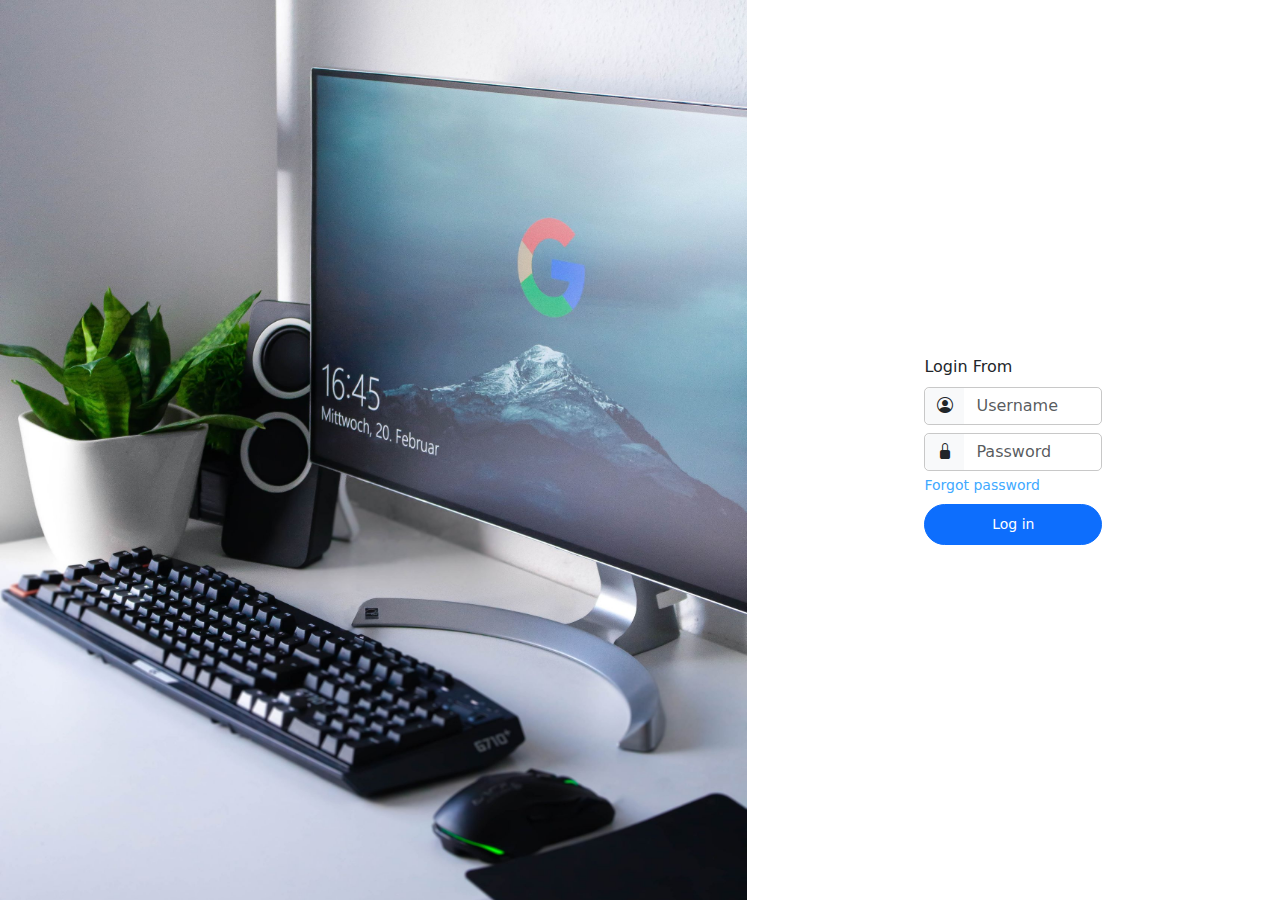
<file: index.html>
<!DOCTYPE html>
<html lang="en">
<head>
    <meta charset="UTF-8">
    <meta http-equiv="X-UA-Compatible" content="IE=edge">
    <meta name="viewport" content="width=device-width, initial-scale=1.0">
    <title>Beststudy</title>

    <!-- Fav-Icon File -->
    <link rel="shortcut icon" href="images/favicon.png" type="image/x-icon">
    <!-- Css File  -->
    <link rel="stylesheet" href="css/style.css">
    <!-- Boostrap File -->
    <link rel="stylesheet" href="css/bootstrap.min.css">
    <!-- Bosstrap icon File -->
    <link rel="stylesheet" href="css/bootstrap-icons.css">
    <!-- Owl Carousel Css File -->
   <link rel="stylesheet" href="css/owl.carousel.min.css">
   <link rel="stylesheet" href="css/owl.theme.default.min.css">

<body>
    
<div class="img d-flex">
    <div class="col-md-7 col-sm-6">
        <img class="col-12 " src="images/img_1.jpg" alt="" style="height: 100vh;">
    </div>
    <div class="col-md-5 col-sm-6 col-12 justify-content-center d-flex align-items-center">
        <form class="col-sm-4 col-5">
            <div class="mb-2 fw-medium">Login From</div>
            



            <div class="mb-2 user focus-ring-primary">
                <label class="visually-hidden" for="autoSizingInputGroup ">Username</label>
                <div class="input-group">
                  <div class="input-group-text border-0"><i class="bi bi-person-circle"></i>
                  </div>
                  <input type="text" class="form-control border-0" id="autoSizingInputGroup" placeholder="Username">
                </div>
              </div>

              <div class="mb-1 password focus-ring-primary">
                <label for="inputPassword2" class="visually-hidden ">Password</label>
                <div class="input-group">
                  <div class="input-group-text border-0 "><i class="bi bi-lock-fill"></i>
                  </div>
                  <input type="password " class="form-control border-0" id="inputPassword2" placeholder="Password">
                </div>
            </div>

            
            <div class="" style="color: #40A9FF; font-size: 14px;">Forgot password</div>
            
            <div class="mt-2">    
              <button type="submit" class=" w-100 btn btn-primary btn-sm rounded-pill" ><a href="Deskbord.html " class="w-100 btn btn-primary btn-sm">Log in</a></button>
            </div>
        </form>
    </div>
</div>



    <!-- Jquery File -->
    <script src="js/jquery-3.6.4.min.js"></script>
    <!-- Owl Carousel Js file -->
    <script src="js/owl.carousel.min.js"></script>
    <!-- Bosstrap File -->
    <script src="js/bootstrap.bundle.min.js"></script>

</body>
</html>
</file>
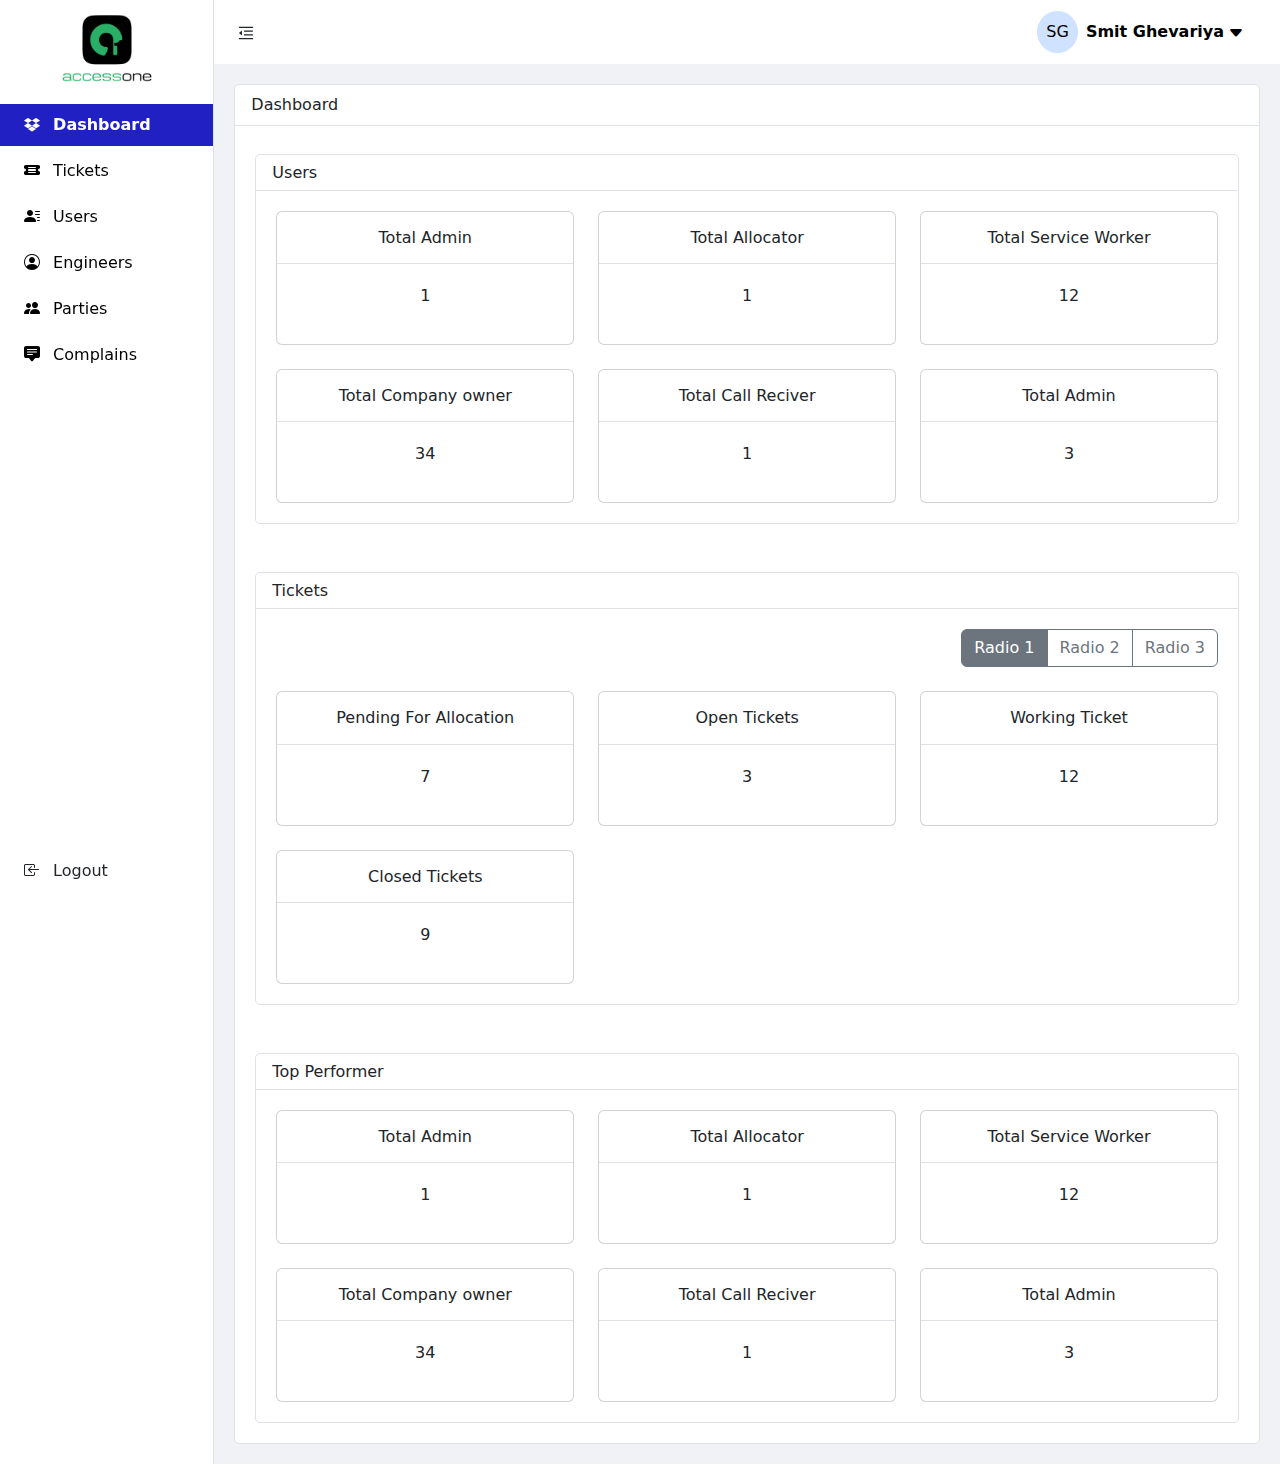
<file: Deskbord.html>
<!DOCTYPE html>
<html lang="en">
<head>
    <meta charset="UTF-8">
    <meta http-equiv="X-UA-Compatible" content="IE=edge">
    <meta name="viewport" content="width=device-width, initial-scale=1.0">
    <title>Beststudy</title>

    <!-- Fav-Icon File -->
    <link rel="shortcut icon" href="images/favicon.png" type="image/x-icon">
    <!-- Css File  -->
    <link rel="stylesheet" href="css/style.css">
    <!-- Boostrap File -->
    <link rel="stylesheet" href="css/bootstrap.min.css">
    <!-- Bosstrap icon File -->
    <link rel="stylesheet" href="css/bootstrap-icons.css">
    <!-- Owl Carousel Css File -->
   <link rel="stylesheet" href="css/owl.carousel.min.css">
   <link rel="stylesheet" href="css/owl.theme.default.min.css">

<body>
    
    <div class="main_desk col-12 d-flex">

        <div class="col-lg-2 col-0 d-flex flex-column sticky-top" style="height: 100vh !important;">
            <a href="" class="text-center w-100 ">
              <img src="images/logo.png" class=" z-n1" alt="" style="height: 100px ;">
            </a>
            
            <div class="d-flex justify-content-between flex-column h-100">
                <div >
                    <ul class="">
                        <li class="paddind_desk fw-medium mb-1 mt-1 " style="background-color: #2121C3 ; color: white;"> <span><i class="bi bi-dropbox"></i></span> <span class="ms-2 fw-bold">Dashboard</span> </li>
                        <a href="Tickets.html" class="bg-black text-black fw-medium">
                          <li class="paddind_desk fw-medium mb-1"> <span><i class="bi bi-ticket-detailed-fill"></i></span> <span class="ms-2">Tickets</span> </li>
                        </a>
                        <a href="User.html" class="bg-black text-black fw-medium">
                          <li class="paddind_desk fw-medium mb-1"> <span><i class="bi bi-person-lines-fill"></i></span> <span class="ms-2">Users</span> </li>
                        </a>
                        <a href="Engineers.html" class="bg-black text-black fw-medium">
                          <li class="paddind_desk fw-medium mb-1"> <span><i class="bi bi-person-circle"></i></span> <span class="ms-2">Engineers</span> </li>
                        </a>
                        <a href="Parties.html" class="bg-black text-black fw-medium">
                          <li class="paddind_desk fw-medium mb-1"> <span><i class="bi bi-people-fill"></i></span> <span class="ms-2">Parties</span> </li>
                        </a>
                        <a href="Complain.html"  class="bg-black text-black fw-medium"> 
                          <li class="paddind_desk fw-medium mb-1"> <span><i class="bi bi-chat-square-text-fill"></i></span> <span class="ms-2">Complains</span></li>
                        </a>
                    </ul>
                </div>
                <div class="paddind_desk fw-medium mb-2"> <span class=""><b><i class="bi bi-box-arrow-in-left"></i></b></span> <span class="ms-2"> Logout</span></div>
            </div>
        </div>

        <div class="col-lg-10 col-12 border-start">
            <div class="col-12 d-flex justify-content-between align-self-center bg-white z-2" style=" position: sticky; top: 0;">
                <div class="" style="padding: 20px 24px;"><svg viewBox="64 64 896 896" focusable="false" fill="currentColor" width="1em" height="1em" data-icon="menu-fold" aria-hidden="true"><path d="M408 442h480c4.4 0 8-3.6 8-8v-56c0-4.4-3.6-8-8-8H408c-4.4 0-8 3.6-8 8v56c0 4.4 3.6 8 8 8zm-8 204c0 4.4 3.6 8 8 8h480c4.4 0 8-3.6 8-8v-56c0-4.4-3.6-8-8-8H408c-4.4 0-8 3.6-8 8v56zm504-486H120c-4.4 0-8 3.6-8 8v56c0 4.4 3.6 8 8 8h784c4.4 0 8-3.6 8-8v-56c0-4.4-3.6-8-8-8zm0 632H120c-4.4 0-8 3.6-8 8v56c0 4.4 3.6 8 8 8h784c4.4 0 8-3.6 8-8v-56c0-4.4-3.6-8-8-8zM115.4 518.9L271.7 642c5.8 4.6 14.4.5 14.4-6.9V388.9c0-7.4-8.5-11.5-14.4-6.9L115.4 505.1a8.74 8.74 0 000 13.8z"></path></svg></div>
                
                <div class="dropdown me-4 align-self-center ">
                    <button class="btn btn-secondary d-flex bg-transparent text-black border-0 align-self-center" type="button" data-bs-toggle="dropdown" aria-expanded="false">
                       <div class="border_radios me-2 p-2 bg-primary-subtle" style="border: 1px solid transparent ;">SG</div>
                       <div class="align-self-center"><b> Smit Ghevariya</b></div>
                       <div class="align-self-center mt-1 ms-1"><i class="bi bi-caret-down-fill"></i></div>
                    </button>
                    <ul class="dropdown-menu border-0 box_shadow " style="width: 200px;">

                        <li><button class="dropdown-item f_14" type="button" style="color: #4CC380;"><b> ADMIN</b></button></li>
                        <li><button class="dropdown-item f_14 border-bottom" type="button">smit.207@gmail.com</button></li>
                        <li><button class="dropdown-item f_14 pt-3 pb-3" type="button"> <span class=""><i class="bi bi-box-arrow-in-left"></i></span>  <span>Logout</span></button></li>
                    </ul>
                </div>
            </div>

            <div class="col-12 w-100" style="background-color: #F0F2F5 !important;">
                <div class="deskbord padding_20 ">
                    <div  class="bg-white border border_radios_new">
                        <div class="border-bottom fw-medium p-2 ps-3 ">
                             Dashboard
                        </div>


                        <div class=" padding_20">
                            <div class="  border mt-2  border_radios_new">
                                <div class="line_height fw-medium border-bottom ps-3" >Users</div>
                                

                                <div class="padding_20">


                                <div class="row row-cols-md-3 row-cols-sm-2 row-cols-1 g-4">


                                    <div class="col">
                                      <div class="card h-100">
                                        <div class="card-body p-0 text-center">
                                          <h5 class="mb-0 pt-3 pb-3 fs-6  border-bottom">Total Admin</h5>
                                          <p class="padding_20">1</p>
                                        </div>
                                      </div>
                                    </div>

                                    <div class="col">
                                        <div class="card h-100">
                                          <div class="card-body p-0 text-center">
                                            <h5 class="mb-0 pt-3 pb-3 fs-6  border-bottom">Total Allocator</h5>
                                            <p class="padding_20">1</p>
                                          </div>
                                        </div>
                                    </div>

                                    <div class="col">
                                        <div class="card h-100">
                                          <div class="card-body p-0 text-center">
                                            <h5 class="mb-0 pt-3 pb-3 fs-6  border-bottom">Total Service Worker</h5>
                                            <p class="padding_20">12</p>
                                          </div>
                                        </div>
                                    </div>

                                    <div class="col">
                                        <div class="card h-100">
                                          <div class="card-body p-0 text-center">
                                            <h5 class="mb-0 pt-3 pb-3 fs-6  border-bottom">Total Company owner</h5>
                                            <p class="padding_20">34</p>
                                          </div>
                                        </div>
                                    </div>

                                    <div class="col">
                                        <div class="card h-100">
                                          <div class="card-body p-0 text-center">
                                            <h5 class="mb-0 pt-3 pb-3 fs-6  border-bottom">Total Call Reciver</h5>
                                            <p class="padding_20">1</p>
                                          </div>
                                        </div>
                                    </div>
                                

                                    <div class="col">
                                        <div class="card h-100">
                                          <div class="card-body p-0 text-center">
                                            <h5 class="mb-0 pt-3 pb-3 fs-6  border-bottom">Total Admin</h5>
                                            <p class="padding_20">3</p>
                                          </div>
                                        </div>
                                    </div>



                                </div>


                                </div>


                            </div>
                        </div>

                        <div class=" padding_20">
                        <div class="  border mt-2  border_radios_new">
                            <div class="line_height fw-medium border-bottom ps-3" >Tickets</div>
                            

                            <div class="padding_20">

                              <div class="d-flex justify-content-end mb-4 z-n1">
                                <div class="btn-group" role="group" aria-label="Basic radio toggle button group">
                                  <input type="radio" class="btn-check" name="btnradio" id="btnradio1" autocomplete="off" checked>
                                  <label class="btn btn-outline-secondary" for="btnradio1">Radio 1</label>
                                
                                  <input type="radio" class="btn-check" name="btnradio" id="btnradio2" autocomplete="off">
                                  <label class="btn btn-outline-secondary" for="btnradio2">Radio 2</label>
                                
                                  <input type="radio" class="btn-check" name="btnradio" id="btnradio3" autocomplete="off">
                                  <label class="btn btn-outline-secondary" for="btnradio3">Radio 3</label>
                                </div>
                              </div>


                            <div class="row row-cols-1 row-cols-sm-2 row-cols-md-3 g-4">


                                <div class="col">
                                  <div class="card h-100">
                                    <div class="card-body p-0 text-center">
                                      <h5 class="mb-0 pt-3 pb-3 fs-6  border-bottom">Pending For Allocation</h5>
                                      <p class="padding_20">7</p>
                                    </div>
                                  </div>
                                </div>

                                <div class="col">
                                    <div class="card h-100">
                                      <div class="card-body p-0 text-center">
                                        <h5 class="mb-0 pt-3 pb-3 fs-6  border-bottom">Open Tickets</h5>
                                        <p class="padding_20">3</p>
                                      </div>
                                    </div>
                                </div>

                                <div class="col">
                                    <div class="card h-100">
                                      <div class="card-body p-0 text-center">
                                        <h5 class="mb-0 pt-3 pb-3 fs-6  border-bottom">Working Ticket</h5>
                                        <p class="padding_20">12</p>
                                      </div>
                                    </div>
                                </div>

                                <div class="col">
                                    <div class="card h-100">
                                      <div class="card-body p-0 text-center">
                                        <h5 class="mb-0 pt-3 pb-3 fs-6  border-bottom">Closed Tickets</h5>
                                        <p class="padding_20">9</p>
                                      </div>
                                    </div>
                                </div>

                            </div>


                            </div>


                        </div>
                        </div>

                        <div class=" padding_20">
                            <div class="  border mt-2  border_radios_new">
                                <div class="line_height fw-medium border-bottom ps-3" >Top Performer</div>
                        

                                <div class="padding_20">

                                  


                                <div class="row row-cols-1 row-cols-sm-2 row-cols-md-3 g-4">


                            <div class="col">
                              <div class="card h-100">
                                <div class="card-body p-0 text-center">
                                  <h5 class="mb-0 pt-3 pb-3 fs-6  border-bottom">Total Admin</h5>
                                  <p class="padding_20">1</p>
                                </div>
                              </div>
                            </div>

                            <div class="col">
                                <div class="card h-100">
                                  <div class="card-body p-0 text-center">
                                    <h5 class="mb-0 pt-3 pb-3 fs-6  border-bottom">Total Allocator</h5>
                                    <p class="padding_20">1</p>
                                  </div>
                                </div>
                            </div>

                            <div class="col">
                                <div class="card h-100">
                                  <div class="card-body p-0 text-center">
                                    <h5 class="mb-0 pt-3 pb-3 fs-6  border-bottom">Total Service Worker</h5>
                                    <p class="padding_20">12</p>
                                  </div>
                                </div>
                            </div>

                            <div class="col">
                                <div class="card h-100">
                                  <div class="card-body p-0 text-center">
                                    <h5 class="mb-0 pt-3 pb-3 fs-6  border-bottom">Total Company owner</h5>
                                    <p class="padding_20">34</p>
                                  </div>
                                </div>
                            </div>

                            <div class="col">
                                <div class="card h-100">
                                  <div class="card-body p-0 text-center">
                                    <h5 class="mb-0 pt-3 pb-3 fs-6  border-bottom">Total Call Reciver</h5>
                                    <p class="padding_20">1</p>
                                  </div>
                                </div>
                            </div>
                        

                            <div class="col">
                                <div class="card h-100">
                                  <div class="card-body p-0 text-center">
                                    <h5 class="mb-0 pt-3 pb-3 fs-6  border-bottom">Total Admin</h5>
                                    <p class="padding_20">3</p>
                                  </div>
                                </div>
                            </div>



                                 </div>


                        </div>


                    </div>
                        </div>


                    </div>
                </div>
            </div>       
            
        </div>
    </div>








    <!-- Jquery File -->
    <script src="js/jquery-3.6.4.min.js"></script>
    <!-- Owl Carousel Js file -->
    <script src="js/owl.carousel.min.js"></script>
    <!-- Bosstrap File -->
    <script src="js/bootstrap.bundle.min.js"></script>

</body>
</html>
</file>
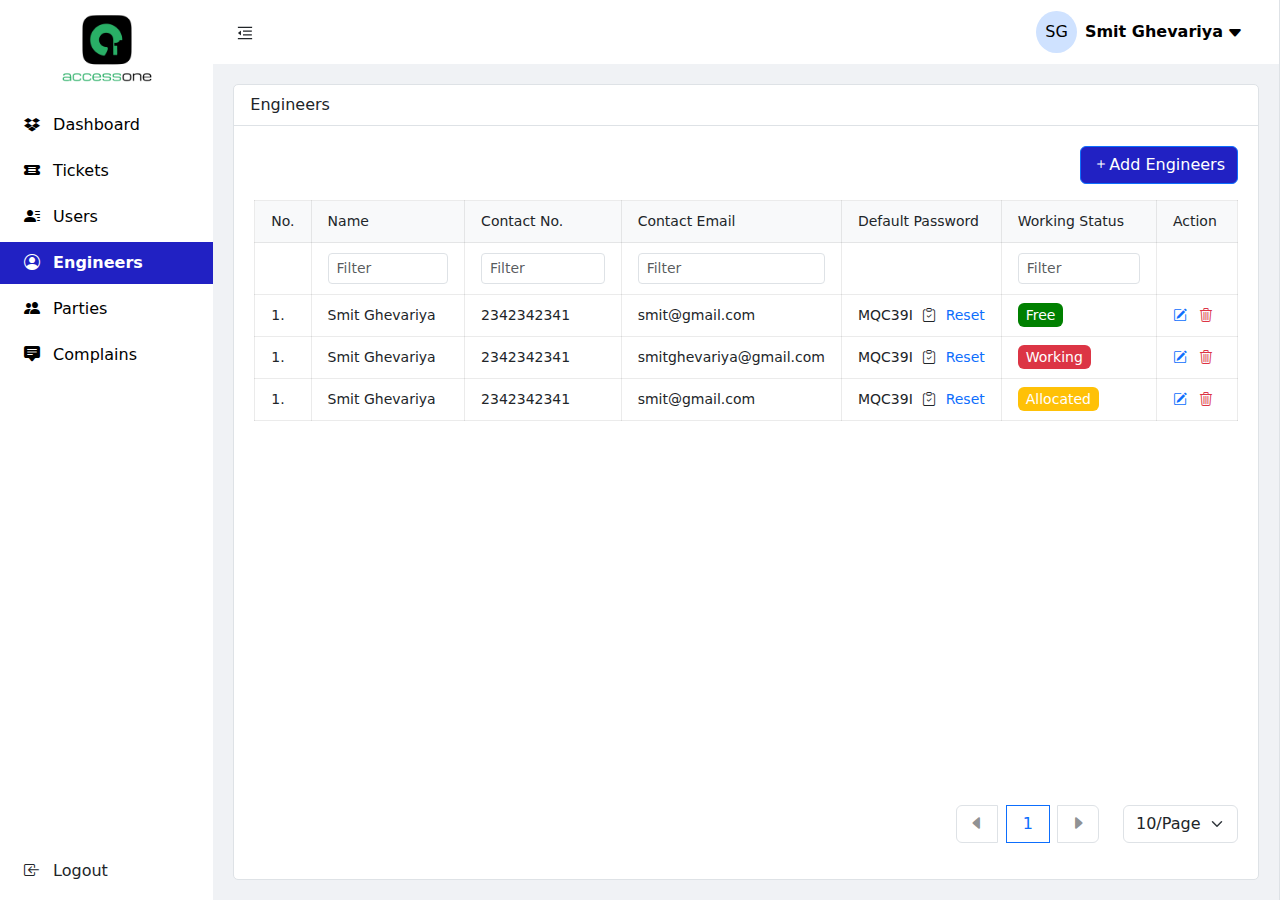
<file: Engineers.html>
<!DOCTYPE html>
<html lang="en">
<head>
    <meta charset="UTF-8">
    <meta http-equiv="X-UA-Compatible" content="IE=edge">
    <meta name="viewport" content="width=device-width, initial-scale=1.0">
    <title>Beststudy</title>

    <!-- Fav-Icon File -->
    <link rel="shortcut icon" href="images/favicon.png" type="image/x-icon">
    <!-- Css File  -->
    <link rel="stylesheet" href="css/style.css">
    <!-- Boostrap File -->
    <link rel="stylesheet" href="css/bootstrap.min.css">
    <!-- Bosstrap icon File -->
    <link rel="stylesheet" href="css/bootstrap-icons.css">
    <!-- Owl Carousel Css File -->
   <link rel="stylesheet" href="css/owl.carousel.min.css">
   <link rel="stylesheet" href="css/owl.theme.default.min.css">

<body>
    
    <div class="main_desk col-12 d-flex">

        <div class="col-lg-2 col-0 d-flex flex-column h-100" style="height: 100vh !important; position: sticky; top: 0; left: 0;">
            <a href="" class="d-flex justify-content-center"><img src="images/logo.png" class=" " alt="" style="height: 100px ;"></a>
            
            <div class="d-flex justify-content-between flex-column h-100 overflow-y-auto">
                <div >
                    <ul class="">
                        <a href="Deskbord.html" class="bg-black text-black fw-medium">
                            <li class="paddind_desk fw-medium mb-1 mt-1 " > <span><i class="bi bi-dropbox"></i></span> <span class="ms-2">Dashboard</span> </li>
                        </a>
                        <a href="Tickets.html" class="bg-black text-black fw-medium">
                          <li class="paddind_desk fw-medium mb-1"> <span><i class="bi bi-ticket-detailed-fill"></i></span> <span class="ms-2">Tickets</span> </li>
                        </a>
                        <a href="User.html" class="bg-black text-black fw-medium">
                          <li class="paddind_desk fw-medium mb-1"> <span><i class="bi bi-person-lines-fill"></i></span> <span class="ms-2">Users</span> </li>
                        </a>
                        <a href="Engineers.html" class="bg-black text-black fw-medium">
                          <li class="paddind_desk fw-medium mb-1" style="background-color: #2121C3 ; color: white;"> <span><i class="bi bi-person-circle"></i></span> <span class="ms-2 fw-bold">Engineers</span> </li>
                        </a>
                        <a href="Parties.html" class="bg-black text-black fw-medium">
                          <li class="paddind_desk fw-medium mb-1" > <span><i class="bi bi-people-fill"></i></span> <span class="ms-2">Parties</span> </li>
                        </a>
                        <a href="Complain.html"  class="bg-black text-black fw-medium"> 
                          <li class="paddind_desk fw-medium mb-1"> <span><i class="bi bi-chat-square-text-fill"></i></span> <span class="ms-2">Complains</span></li>
                        </a>

                    </ul>
                </div>
                <div class="paddind_desk fw-medium mb-2"> <span class=""><b><i class="bi bi-box-arrow-in-left"></i></b></span> <span class="ms-2"> Logout</span></div>
            </div>
        </div>

        <div class="col-lg-10 col-12 border-end">
            <div class="col-12 d-flex justify-content-between align-self-center bg-white z-2" style=" position: sticky; top: 0;">
                <div class="" style="padding: 20px 24px;"><svg viewBox="64 64 896 896" focusable="false" fill="currentColor" width="1em" height="1em" data-icon="menu-fold" aria-hidden="true"><path d="M408 442h480c4.4 0 8-3.6 8-8v-56c0-4.4-3.6-8-8-8H408c-4.4 0-8 3.6-8 8v56c0 4.4 3.6 8 8 8zm-8 204c0 4.4 3.6 8 8 8h480c4.4 0 8-3.6 8-8v-56c0-4.4-3.6-8-8-8H408c-4.4 0-8 3.6-8 8v56zm504-486H120c-4.4 0-8 3.6-8 8v56c0 4.4 3.6 8 8 8h784c4.4 0 8-3.6 8-8v-56c0-4.4-3.6-8-8-8zm0 632H120c-4.4 0-8 3.6-8 8v56c0 4.4 3.6 8 8 8h784c4.4 0 8-3.6 8-8v-56c0-4.4-3.6-8-8-8zM115.4 518.9L271.7 642c5.8 4.6 14.4.5 14.4-6.9V388.9c0-7.4-8.5-11.5-14.4-6.9L115.4 505.1a8.74 8.74 0 000 13.8z"></path></svg></div>
                
                <div class="dropdown me-4 align-self-center ">
                    <button class="btn btn-secondary d-flex bg-transparent text-black border-0 align-self-center" type="button" data-bs-toggle="dropdown" aria-expanded="false">
                       <div class="border_radios me-2 p-2 bg-primary-subtle" style="border: 1px solid transparent ;">SG</div>
                       <div class="align-self-center"><b> Smit Ghevariya</b></div>
                       <div class="align-self-center mt-1 ms-1"><i class="bi bi-caret-down-fill"></i></div>
                    </button>
                    <ul class="dropdown-menu border-0 box_shadow " style="width: 200px;">

                        <li><button class="dropdown-item f_14" type="button" style="color: #4CC380;"><b> ADMIN</b></button></li>
                        <li><button class="dropdown-item f_14 border-bottom" type="button">smit.207@gmail.com</button></li>
                        <li><button class="dropdown-item f_14 pt-3 pb-3" type="button"> <span class=""><i class="bi bi-box-arrow-in-left"></i></span>  <span>Logout</span></button></li>
                    </ul>
                </div>
            </div>

            <div class="col-12 " style="background-color: #F0F2F5 !important; height: calc(100vh - 64px);">
                <div class="deskbord padding_20 ">
                  <div  class="bg-white border border_radios_new">

                    <div class="border-bottom fw-medium p-2 ps-3 ">
                        Engineers
                    </div>
                    <div class="padding_20">
                      
                      <!-- Button trigger modal -->
                      <button type="button" class="add_com btn btn-primary bg_blue mb-3 " data-bs-toggle="modal" data-bs-target="#exampleModal">
                        <i class="bi bi-plus"></i>   
                        <span class="">Add Engineers</span>
                        </button>

                      <!-- Modal -->
                      <div class="modal fade" id="exampleModal" tabindex="-1" aria-labelledby="exampleModalLabel" aria-hidden="true">
                            <div class="modal-dialog">
                              <div class="modal-content">
                                <div class="modal-header bg_blue">
                                  <h1 class="modal-title fs-5" id="exampleModalLabel ">Add Complain</h1>
                                  <button type="button" class="btn-close" aria-label="Close" data-bs-dismiss="modal"></button>
                                 
                                </div>
                                <div class="modal-body ">
                                  <div class="form-floating">
                                    <textarea class="form-control" placeholder="Add your Complain" id="floatingTextarea"></textarea>
                                    <label for="floatingTextarea">Add your Complain</label>
                                  </div>
                                </div>
                                <div class="modal-footer">
                                  <button type="button" class="btn btn-secondary" data-bs-dismiss="modal">Close</button>
                                  <button type="button" class="btn btn-primary bg_blue">Add</button>
                                </div>
                              </div>
                            </div>
                        </div>

                      <!-- table section -->

                      <div class="tablr_div col-12 overflow-y-auto" style="height:calc(100vh - 311px) !important;">
                        <table class="col-12 fs-14 table-hover">
                          <tr  class="f_14 fw-medium bg-body-tertiary">
                            <td class="col-1" style="width: 10px !important;">No.</td>
                            <td class="col-2">Name</td>
                            <td class="col-2">Contact No.</td>
                            <td class="col-2">Contact Email</td>
                            <td class="col-2">Default Password</td>
                            <td class="col-2">Working Status</td>
                            <td class="col-1">Action</td>
                          </tr>
                          <tr  class="f_14">
                            <td class="col-1" style="width: 10px !important;"></td>
                            <td class="col-2">
                              <input class="form-control form-control-sm border_a"  type="text" placeholder="Filter" aria-label=".form-control-sm example">
                            </td>
                            <td class="col-2">
                              <input class="form-control form-control-sm border_a"  type="text" placeholder="Filter" aria-label=".form-control-sm example">
                            </td>
                            <td class="col-2">
                              <input class="form-control form-control-sm border_a"  type="text" placeholder="Filter" aria-label=".form-control-sm example">
                            </td>
                            <td class="col-2"></td>
                              
                            <td class="col-2">
                              <input class="form-control form-control-sm border_a"  type="text" placeholder="Filter" aria-label=".form-control-sm example">
                            </td>
                            <td class="col-1">
                              
                            </td>
                          </tr>
                          <tr  class="f_14">
                            <td class="col-1" style="width: 10px !important;">1.</td>
                            <td class="col-2">
                              Smit Ghevariya
                            </td>
                            <td class="col-2">
                              2342342341
                            </td>
                            <td class="col-2">
                              smit@gmail.com
                            </td>
                            <td class="col-auto d-flex border-0 justify-content-between align-con"><div>MQC39I</div> <i class="bi bi-clipboard-check pointer"></i><div class="text-primary pointer">Reset</div>
                              
                            <td class="col-2">
                              <span class="rounded p-1 ps-2 pe-2 bg_green text-white fw-medium">Free</span>
                            </td>
                            <td class="col-1">
                              <i class="bi bi-pencil-square  me-2 text-primary"></i>
                                <i class="bi bi-trash3  text-danger"></i>
                            </td>
                          </tr>

                          <tr  class="f_14">
                            <td class="col-1" style="width: 10px !important;">1.</td>
                            <td class="col-2">
                              Smit Ghevariya
                            </td>
                            <td class="col-2">
                              2342342341
                            </td>
                            <td class="col-2">
                              smitghevariya@gmail.com
                            </td>
                            <td class="col-auto d-flex border-0 justify-content-between "><div>MQC39I</div> <i class="bi bi-clipboard-check pointer"></i><div class="text-primary pointer">Reset</div>
                              
                            <td class="col-2">
                              <span class="rounded p-1 ps-2 pe-2 bg-danger text-white fw-medium " >Working</span>
                            </td>
                            <td class="col-1">
                              <i class="bi bi-pencil-square  me-2 text-primary"></i>
                                <i class="bi bi-trash3  text-danger"></i>
                            </td>
                          </tr>

                          <tr  class="f_14">
                            <td class="col-1" style="width: 10px !important;">1.</td>
                            <td class="col-2">
                              Smit Ghevariya
                            </td>
                            <td class="col-2">
                              2342342341
                            </td>
                            <td class="col-2">
                              smit@gmail.com
                            </td>
                            <td class="col-auto d-flex border-0 justify-content-between"><div>MQC39I</div> <i class="bi bi-clipboard-check pointer"></i><div class="text-primary pointer">Reset</div>
                              
                            <td class="col-2">
                              <span class="rounded p-1 ps-2 pe-2 bg-warning text-white fw-medium">Allocated</span>
                            </td>
                            <td class="col-1">
                              <i class="bi bi-pencil-square  me-2 text-primary"></i>
                                <i class="bi bi-trash3  text-danger"></i>
                            </td>
                          </tr>
                          
                            
                          
  
                        </table>
                      </div>
                      
                      <div class="mt-3 d-flex">

                        



                        <nav aria-label="Page navigation example " class="ms-auto">
                          <ul class="pagination page_change">
                            <li class="page-item"><a class="page-link text-body-tertiary" href="#"><i class="bi bi-caret-left-fill"></i></a></li>
                            <li class="page-item"><a class="page-link text-primary ms-2 ps-3 pe-3 me-2 border-primary" href="#">1</a></li>
                            <li class="page-item"><a class="page-link text-body-tertiary" href="#"><i class="bi bi-caret-right-fill"></i></a></li>
                          </ul>
                        </nav>

                        <div class=" ms-4 ">
                          <select class="form-select op_tag">
                            <option selected  class="w-100 text-black-50 bg-body-tertiary">10/Page</option>
                            <option value="1" class="w-100 text-black-50 bg-body-tertiary">20/Page</option>
                            <option value="2" class="w-100 text-black-50 bg-body-tertiary">30/Page</option>
                            <option value="3" class="w-100 text-black-50 bg-body-tertiary">40/Page</option>
                            <option value="3" class="w-100 text-black-50 bg-body-tertiary">50/Page</option>
                          </select>
                        </div>

                      </div>
              
                    </div>
                    
                  </div>
                </div>
            </div>          
        </div>
    </div>








    <!-- Jquery File -->
    <script src="js/jquery-3.6.4.min.js"></script>
    <!-- Owl Carousel Js file -->
    <script src="js/owl.carousel.min.js"></script>
    <!-- Bosstrap File -->
    <script src="js/bootstrap.bundle.min.js"></script>

</body>
</html>
</file>
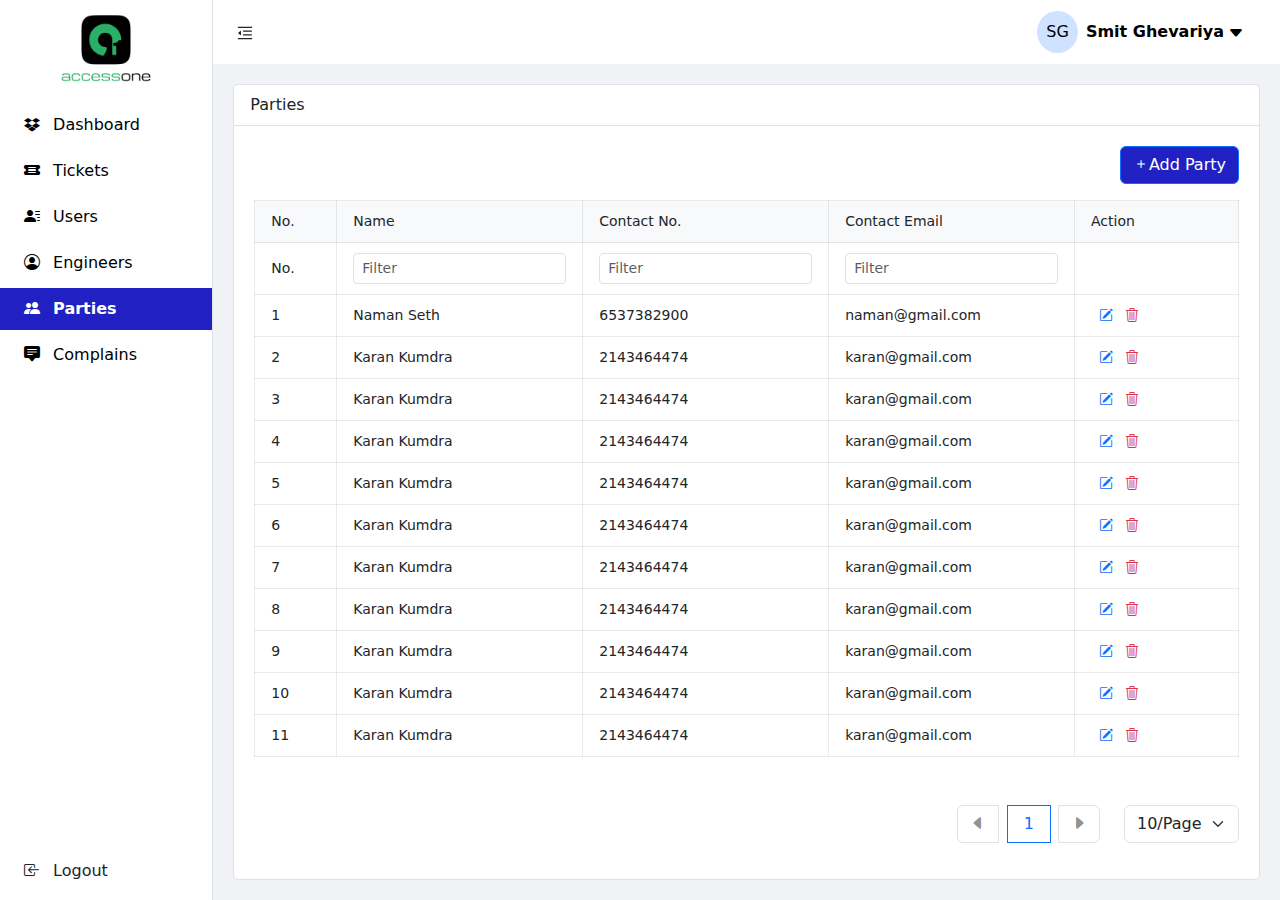
<file: Parties.html>
<!DOCTYPE html>
<html lang="en">
<head>
    <meta charset="UTF-8">
    <meta http-equiv="X-UA-Compatible" content="IE=edge">
    <meta name="viewport" content="width=device-width, initial-scale=1.0">
    <title>Beststudy</title>

    <!-- Fav-Icon File -->
    <link rel="shortcut icon" href="images/favicon.png" type="image/x-icon">
    <!-- Css File  -->
    <link rel="stylesheet" href="css/style.css">
    <!-- Boostrap File -->
    <link rel="stylesheet" href="css/bootstrap.min.css">
    <!-- Bosstrap icon File -->
    <link rel="stylesheet" href="css/bootstrap-icons.css">
    <!-- Owl Carousel Css File -->
   <link rel="stylesheet" href="css/owl.carousel.min.css">
   <link rel="stylesheet" href="css/owl.theme.default.min.css">

<body>
    
    <div class="main_desk col-12 d-flex ">

        <div class="col-lg-2 col-2 d-flex flex-column h-100 border-end bg-white position-fixed  " style="height: 100vh !important; position: sticky; top: 0; left: 0;">
            <a href="" class="d-flex justify-content-center"><img src="images/logo.png" class=" " alt="" style="height: 100px ;"></a>
            
            <div class="d-flex justify-content-between flex-column h-100">
                <div >
                    <ul class="">
                        <a href="Deskbord.html" class="bg-black text-black fw-medium">
                            <li class="paddind_desk fw-medium mb-1 mt-1  " > <span><i class="bi bi-dropbox"></i></span> <span class="ms-2">Dashboard</span> </li>
                        </a>
                        <a href="Tickets.html" class="bg-black text-black fw-medium">
                          <li class="paddind_desk fw-medium mb-1 "> <span><i class="bi bi-ticket-detailed-fill"></i></span> <span class="ms-2">Tickets</span> </li>
                        </a>
                        <a href="User.html" class="bg-black text-black fw-medium">
                          <li class="paddind_desk fw-medium mb-1 "> <span><i class="bi bi-person-lines-fill"></i></span> <span class="ms-2">Users</span> </li>
                        </a>
                        <a href="Engineers.html" class="bg-black text-black fw-medium">
                          <li class="paddind_desk fw-medium mb-1 "> <span><i class="bi bi-person-circle"></i></span> <span class="ms-2">Engineers</span> </li>
                        </a>
                        <a href="Parties.html" class="bg-black text-black fw-medium">
                          <li class="paddind_desk fw-medium mb-1 " style="background-color: #2121C3 ; color: white;"> <span><i class="bi bi-people-fill"></i></span> <span class="ms-2 fw-bold">Parties</span> </li>
                        </a>
                        <a href="Complain.html"  class="bg-black text-black fw-medium"> 
                          <li class="paddind_desk fw-medium mb-1 "> <span><i class="bi bi-chat-square-text-fill"></i></span> <span class="ms-2">Complains</span></li>
                        </a>

                    </ul>
                </div>
                <div class="paddind_desk fw-medium mb-2"> <span class=""><b><i class="bi bi-box-arrow-in-left"></i></b></span> <span class="ms-2"> Logout</span></div>
            </div>
        </div>

        <div class="col-lg-10 col-12 " style="position: absolute; top: 0; right: 0;">
            <div class="col-12 d-flex justify-content-between align-self-center bg-white z-2" style=" position: sticky; top: 0;">
                <div class="" style="padding: 20px 24px;"><svg viewBox="64 64 896 896" focusable="false" fill="currentColor" width="1em" height="1em" data-icon="menu-fold" aria-hidden="true"><path d="M408 442h480c4.4 0 8-3.6 8-8v-56c0-4.4-3.6-8-8-8H408c-4.4 0-8 3.6-8 8v56c0 4.4 3.6 8 8 8zm-8 204c0 4.4 3.6 8 8 8h480c4.4 0 8-3.6 8-8v-56c0-4.4-3.6-8-8-8H408c-4.4 0-8 3.6-8 8v56zm504-486H120c-4.4 0-8 3.6-8 8v56c0 4.4 3.6 8 8 8h784c4.4 0 8-3.6 8-8v-56c0-4.4-3.6-8-8-8zm0 632H120c-4.4 0-8 3.6-8 8v56c0 4.4 3.6 8 8 8h784c4.4 0 8-3.6 8-8v-56c0-4.4-3.6-8-8-8zM115.4 518.9L271.7 642c5.8 4.6 14.4.5 14.4-6.9V388.9c0-7.4-8.5-11.5-14.4-6.9L115.4 505.1a8.74 8.74 0 000 13.8z"></path></svg></div>
                
                <div class="dropdown me-4 align-self-center ">
                    <button class="btn btn-secondary d-flex bg-transparent text-black border-0 align-self-center" type="button" data-bs-toggle="dropdown" aria-expanded="false">
                       <div class="border_radios me-2 p-2 bg-primary-subtle" style="border: 1px solid transparent ;">SG</div>
                       <div class="align-self-center"><b> Smit Ghevariya</b></div>
                       <div class="align-self-center mt-1 ms-1"><i class="bi bi-caret-down-fill"></i></div>
                    </button>
                    <ul class="dropdown-menu border-0 box_shadow " style="width: 200px;">

                        <li><button class="dropdown-item f_14" type="button" style="color: #4CC380;"><b> ADMIN</b></button></li>
                        <li><button class="dropdown-item f_14 border-bottom" type="button">smit.207@gmail.com</button></li>
                        <li><button class="dropdown-item f_14 pt-3 pb-3" type="button"> <span class=""><i class="bi bi-box-arrow-in-left"></i></span>  <span>Logout</span></button></li>
                    </ul>
                </div>
            </div>

            <div class="col-12 " style="background-color: #F0F2F5 !important; ">
                <div class="deskbord padding_20 " style="height: calc(100vh - 64px);">
                  <div  class="bg-white border border_radios_new">

                    <div class="border-bottom fw-medium p-2 ps-3 ">
                        Parties
                    </div>
                    <div class="padding_20">
                      <!-- Button trigger modal -->
                      <button type="button" class="add_com btn btn-primary bg_blue mb-3 " data-bs-toggle="modal" data-bs-target="#exampleModal">
                        <i class="bi bi-plus"></i>   
                        <span class="">Add Party</span>
                        </button>

                      <!-- Modal -->
                      <div class="modal fade" id="exampleModal" tabindex="-1" aria-labelledby="exampleModalLabel" aria-hidden="true">
                            <div class="modal-dialog">
                              <div class="modal-content">
                                <div class="modal-header bg_blue">
                                  <h1 class="modal-title fs-5" id="exampleModalLabel ">Add Party</h1>
                                  <button type="button" class="btn-close" aria-label="Close" data-bs-dismiss="modal"></button>
                                 
                                </div>
                                <div class="modal-body ">
                                  <div class="form-floating">
                                    <textarea class="form-control" placeholder="Add your Complain" id="floatingTextarea"></textarea>
                                    <label for="floatingTextarea">Add your Complain</label>
                                  </div>
                                </div>
                                <div class="modal-footer">
                                  <button type="button" class="btn btn-secondary" data-bs-dismiss="modal">Close</button>
                                  <button type="button" class="btn btn-primary bg_blue">Add Party </button>
                                </div>
                              </div>
                            </div>
                        </div>

                      <!-- table section -->

                      <div class="tablr_div col-12 overflow-y-auto" style="height:calc(100vh - 311px) !important;">
                        <table class="col-12 fs-14 table-hover ">
                          <tr class="f_14 fw-medium bg-body-tertiary">
                            <td class="col-1">No.</td>
                            <td class="col-3">Name</td>
                            <td class="col-3">Contact No.</td>
                            <td class="col-3">Contact Email</td>
                            <td class="col-2">Action</td>
                          </tr>
                          <tr class="f_14">
                            <td class="col-1">No.</td>
                            <td class="col-3">
                                <input class="form-control form-control-sm border_a"  type="text" placeholder="Filter" aria-label=".form-control-sm example">
                            </td>
                            <td class="col-3">
                                <input class="form-control form-control-sm border_a"  type="text" placeholder="Filter" aria-label=".form-control-sm example">
                            </td>
                            <td class="col-3">
                                <input class="form-control form-control-sm border_a"  type="text" placeholder="Filter" aria-label=".form-control-sm example">
                            </td>
                            <td class="col-2"></td>
                              
                            </td>
                            
                          </tr>
                          <tr class="f_14">
                            <td class="col-1">1</td>
                            <td class="col-3">Naman Seth</td>
                            <td class="col-3">6537382900</td>
                            <td class="col-3">naman@gmail.com</td>
                            <td class="col-2">
                                <i class="bi bi-pencil-square ms-md-2 me-2 text-primary"></i>
                                <i class="bi bi-trash3 me-2 text-danger"></i>
                            </td>
                          </tr>
                          <tr class="f_14">
                            <td class="col-1">2</td>
                            <td class="col-3">Karan Kumdra</td>
                            <td class="col-3">2143464474</td>
                            <td class="col-3">karan@gmail.com</td>
                            <td class="col-2">
                                <i class="bi bi-pencil-square ms-md-2 me-2 text-primary"></i>
                                <i class="bi bi-trash3 me-2 text-danger"></i>
                            </td>
                          </tr>
                          <tr class="f_14">
                            <td class="col-1">3</td>
                            <td class="col-3">Karan Kumdra</td>
                            <td class="col-3">2143464474</td>
                            <td class="col-3">karan@gmail.com</td>
                            <td class="col-2">
                                <i class="bi bi-pencil-square ms-md-2 me-2 text-primary"></i>
                                <i class="bi bi-trash3 me-2 text-danger"></i>
                            </td>
                          </tr>
                          <tr class="f_14">
                            <td class="col-1">4</td>
                            <td class="col-3">Karan Kumdra</td>
                            <td class="col-3">2143464474</td>
                            <td class="col-3">karan@gmail.com</td>
                            <td class="col-2">
                                <i class="bi bi-pencil-square ms-md-2 me-2 text-primary"></i>
                                <i class="bi bi-trash3 me-2 text-danger"></i>
                            </td>
                          </tr>
                          <tr class="f_14">
                            <td class="col-1">5</td>
                            <td class="col-3">Karan Kumdra</td>
                            <td class="col-3">2143464474</td>
                            <td class="col-3">karan@gmail.com</td>
                            <td class="col-2">
                                <i class="bi bi-pencil-square ms-md-2 me-2 text-primary"></i>
                                <i class="bi bi-trash3 me-2 text-danger"></i>
                            </td>
                          </tr>
                          <tr class="f_14">
                            <td class="col-1">6</td>
                            <td class="col-3">Karan Kumdra</td>
                            <td class="col-3">2143464474</td>
                            <td class="col-3">karan@gmail.com</td>
                            <td class="col-2">
                                <i class="bi bi-pencil-square ms-md-2 me-2 text-primary"></i>
                                <i class="bi bi-trash3 me-2 text-danger"></i>
                            </td>
                          </tr>
                          <tr class="f_14">
                            <td class="col-1">7</td>
                            <td class="col-3">Karan Kumdra</td>
                            <td class="col-3">2143464474</td>
                            <td class="col-3">karan@gmail.com</td>
                            <td class="col-2">
                                <i class="bi bi-pencil-square ms-md-2 me-2 text-primary"></i>
                                <i class="bi bi-trash3 me-2 text-danger"></i>
                            </td>
                          </tr>
                          <tr class="f_14">
                            <td class="col-1">8</td>
                            <td class="col-3">Karan Kumdra</td>
                            <td class="col-3">2143464474</td>
                            <td class="col-3">karan@gmail.com</td>
                            <td class="col-2">
                                <i class="bi bi-pencil-square ms-md-2 me-2 text-primary"></i>
                                <i class="bi bi-trash3 me-2 text-danger"></i>
                            </td>
                          </tr>
                          <tr class="f_14">
                            <td class="col-1">9</td>
                            <td class="col-3">Karan Kumdra</td>
                            <td class="col-3">2143464474</td>
                            <td class="col-3">karan@gmail.com</td>
                            <td class="col-2">
                                <i class="bi bi-pencil-square ms-md-2 me-2 text-primary"></i>
                                <i class="bi bi-trash3 me-2 text-danger"></i>
                            </td>
                          </tr>
                          <tr class="f_14">
                            <td class="col-1">10</td>
                            <td class="col-3">Karan Kumdra</td>
                            <td class="col-3">2143464474</td>
                            <td class="col-3">karan@gmail.com</td>
                            <td class="col-2">
                                <i class="bi bi-pencil-square ms-md-2 me-2 text-primary"></i>
                                <i class="bi bi-trash3 me-2 text-danger"></i>
                            </td>
                          </tr>
                          <tr class="f_14">
                            <td class="col-1">11</td>
                            <td class="col-3">Karan Kumdra</td>
                            <td class="col-3">2143464474</td>
                            <td class="col-3">karan@gmail.com</td>
                            <td class="col-2">
                                <i class="bi bi-pencil-square ms-md-2 me-2 text-primary"></i>
                                <i class="bi bi-trash3 me-2 text-danger"></i>
                            </td>
                          </tr>
                          
  
                        </table>
                      </div>
                      
                      <div class="mt-3 d-flex bg-white " style="position: sticky; bottom: 0px; right: 0;">

                        



                        <nav aria-label="Page navigation example " class="ms-auto" >
                          <ul class="pagination page_change">
                            <li class="page-item"><a class="page-link text-body-tertiary" href="#"><i class="bi bi-caret-left-fill"></i></a></li>
                            <li class="page-item"><a class="page-link text-primary ms-2 ps-3 pe-3 me-2 border-primary" href="#">1</a></li>
                            <li class="page-item"><a class="page-link text-body-tertiary" href="#"><i class="bi bi-caret-right-fill"></i></a></li>
                          </ul>
                        </nav>

                        <div class=" ms-4 ">
                          <select class="form-select op_tag " >
                            <option selected  class="w-100 text-black-50 bg-body-tertiary">10/Page</option>
                            <option value="1" class="w-100 text-black-50 bg-body-tertiary">20/Page</option>
                            <option value="2" class="w-100 text-black-50 bg-body-tertiary">30/Page</option>
                            <option value="3" class="w-100 text-black-50 bg-body-tertiary">40/Page</option>
                            <option value="3" class="w-100 text-black-50 bg-body-tertiary">50/Page</option>
                          </select>
                        </div>

                      </div>
              
                    </div>
                    
                  </div>
                </div>
            </div>          
        </div>
    </div>








    <!-- Jquery File -->
    <script src="js/jquery-3.6.4.min.js"></script>
    <!-- Owl Carousel Js file -->
    <script src="js/owl.carousel.min.js"></script>
    <!-- Bosstrap File -->
    <script src="js/bootstrap.bundle.min.js"></script>

</body>
</html>
</file>
<file: css/style.css>
*{
    margin: 0;
    padding: 0;
    box-sizing: border-box;
}
body{
    font-family:'Gill Sans', 'Gill Sans MT', Calibri, 'Trebuchet MS', sans-serif;
}
a{ 
    font-family:system-ui,-apple-system,"Segoe UI",Roboto,"Helvetica Neue","Noto Sans","Liberation Sans",Arial,sans-serif,"Apple Color Emoji","Segoe UI Emoji","Segoe UI Symbol","Noto Color Emoji";
}

.user,.password{
    border: 1px solid rgba(128, 128, 128, 0.434);
    border-radius: 5px;
  
}

.user .form-control:focus,
.password .form-control:focus{
    box-shadow: none !important;
}

 .password:hover,.user:hover{
    border-color: #2598f6;
}
a{
    text-decoration: none !important;
}
ul{
    list-style: none;
    padding: 0 !important;
}

.paddind_desk{
    padding: 9px 16px 9px 24px;
}
.border_radios{
    border-radius: 50%;
}
.dropdown-toggle::after {
    align-items: center !important;
}

.f_14{
    font-size: 14px !important;
}
.box_shadow{
    box-shadow: 0px 0px 1px black;
}
.padding_20{
    padding: 20px;
}
.marggin_20{
    margin: 20px;
}
.line_height{
    line-height: 35px;
}
.border_radios_new{
    border-radius: 5px;
}

.hover:hover{
    color: #46a8f9 !important;
}
.bg_blue{
    background-color: #2121C3 !important;
    color: white !important;
}

tr,td,th{
    border: 1px rgba(0, 0, 0, 0.080) solid !important;
    padding: 10px 16px;
}


tr:hover > td{
    background-color: #F8F9FA;
}

.add_com.btn{
    display: flex;
    margin: 0px 0px 0px auto;
}

.page_change .page-link:focus{
    background-color: transparent;
    box-shadow: none;

}


.form-select:hover > option{
    background-color: white;
    color: gray;
    
}

.border_a:hover{
    border-color: #2598f6;
}
.pointer{
    cursor: pointer;
}
.bg_green{
    background-color: green;
}
@media only screen and (max-width: 992px) {
    .col-0 {
      width: 0px;
      z-index: -1 !important;
    }
  }
</file>
